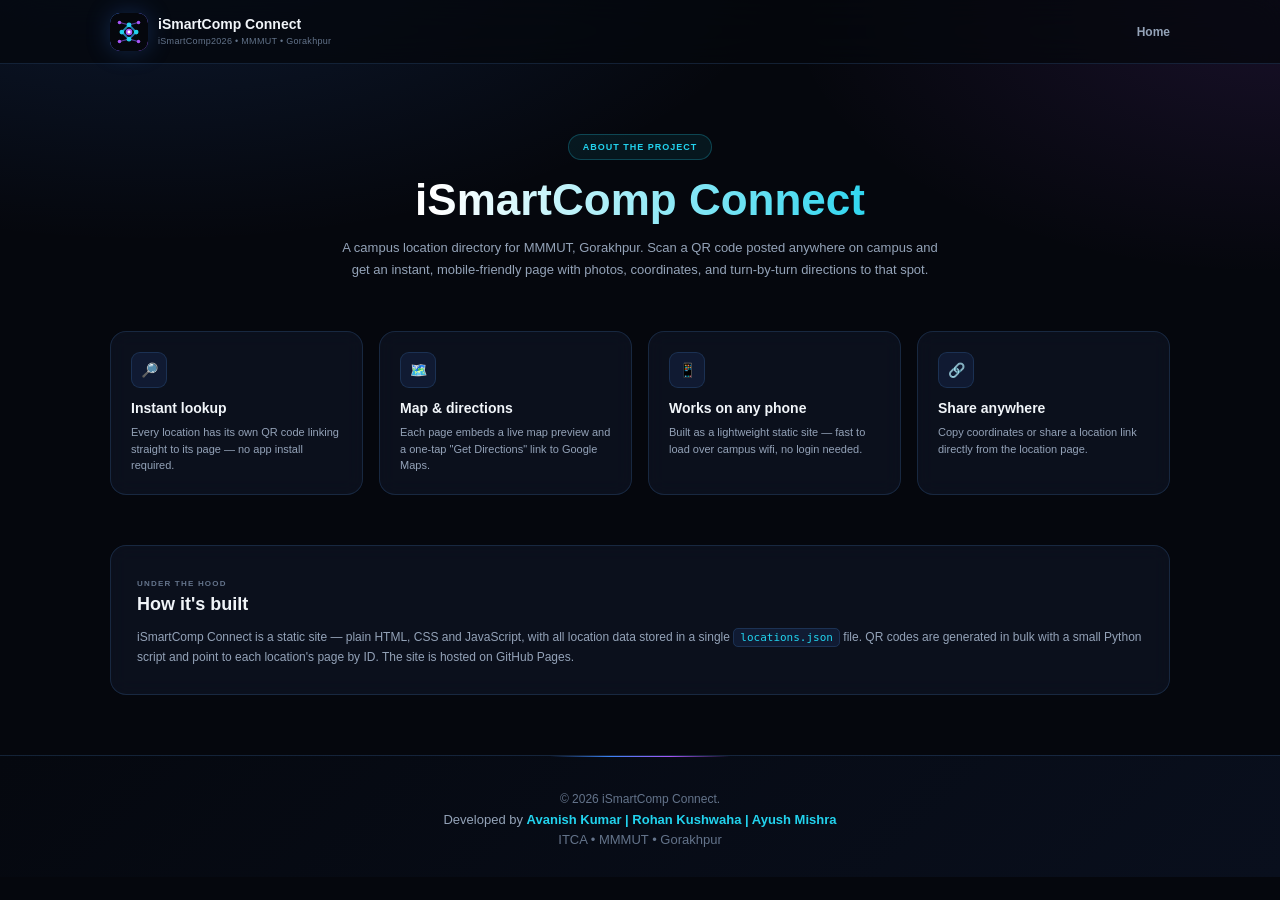
<file: about.html>
<!DOCTYPE html>
<html lang="en">

<head>
    <meta charset="UTF-8">
    <meta name="viewport" content="width=device-width, initial-scale=1.0">

    <meta name="description" content="About iSmartComp Connect - MMMUT Campus Location Directory">

    <meta name="theme-color" content="#05070d">

    <title>About | iSmartComp2026 | iSmartComp Connect</title>

    <link rel="icon" type="image/svg+xml" href="favicon.svg">
    <link rel="manifest" href="manifest.json">

    <link rel="stylesheet" href="assets/css/style.css?v=31">
</head>

<body>

<header class="home-topbar">

    <div class="home-header-inner">

        <a href="index.html" class="home-brand" style="text-decoration: none; color: inherit;">

            <div class="home-brand-logo">
                <img src="favicon.svg" alt="iSmartComp Connect logo">
            </div>

            <div class="home-brand-text">

                <strong>
                    iSmartComp Connect
                </strong>

                <small>
                    iSmartComp2026 • MMMUT • Gorakhpur
                </small>

            </div>

        </a>

        <nav class="home-nav">

            <a href="index.html" class="nav-link">
                Home
            </a>

        </nav>

    </div>

</header>


<main class="about-main">

    <section class="about-hero">

        <div class="home-badge">
            ABOUT THE PROJECT
        </div>



        <h1 style="margin-top: 15px;">iSmartComp Connect</h1>

        <p>
            A campus location directory for MMMUT, Gorakhpur.
            Scan a QR code posted anywhere on campus and get
            an instant, mobile-friendly page with photos,
            coordinates, and turn-by-turn directions to that spot.
        </p>

    </section>


    <section class="about-grid">

        <div class="about-card">
            <div class="detail-icon"><span>🔎</span></div>
            <h3>Instant lookup</h3>
            <p>Every location has its own QR code linking straight to its page — no app install required.</p>
        </div>

        <div class="about-card">
            <div class="detail-icon"><span>🗺️</span></div>
            <h3>Map & directions</h3>
            <p>Each page embeds a live map preview and a one-tap "Get Directions" link to Google Maps.</p>
        </div>

        <div class="about-card">
            <div class="detail-icon"><span>📱</span></div>
            <h3>Works on any phone</h3>
            <p>Built as a lightweight static site — fast to load over campus wifi, no login needed.</p>
        </div>

        <div class="about-card">
            <div class="detail-icon"><span>🔗</span></div>
            <h3>Share anywhere</h3>
            <p>Copy coordinates or share a location link directly from the location page.</p>
        </div>

    </section>


    <section class="about-tech">

        <div class="section-heading">
            <div>
                <small>UNDER THE HOOD</small>
                <h2>How it's built</h2>
            </div>
        </div>

        <p>
            iSmartComp Connect is a static site — plain HTML, CSS and JavaScript,
            with all location data stored in a single <code>locations.json</code> file.
            QR codes are generated in bulk with a small Python script and point to
            each location's page by ID. The site is hosted on GitHub Pages.
        </p>

    </section>

</main>


<footer class="site-footer">

    <div class="footer-copy">
        © 2026 iSmartComp Connect.
    </div>

    <div class="footer-author">
        Developed by <strong>Avanish Kumar | Rohan Kushwaha | Ayush Mishra</strong>
    </div>

    <div class="footer-campus">
        ITCA • MMMUT • Gorakhpur
    </div>

</footer>

</body>

</html>
</file>
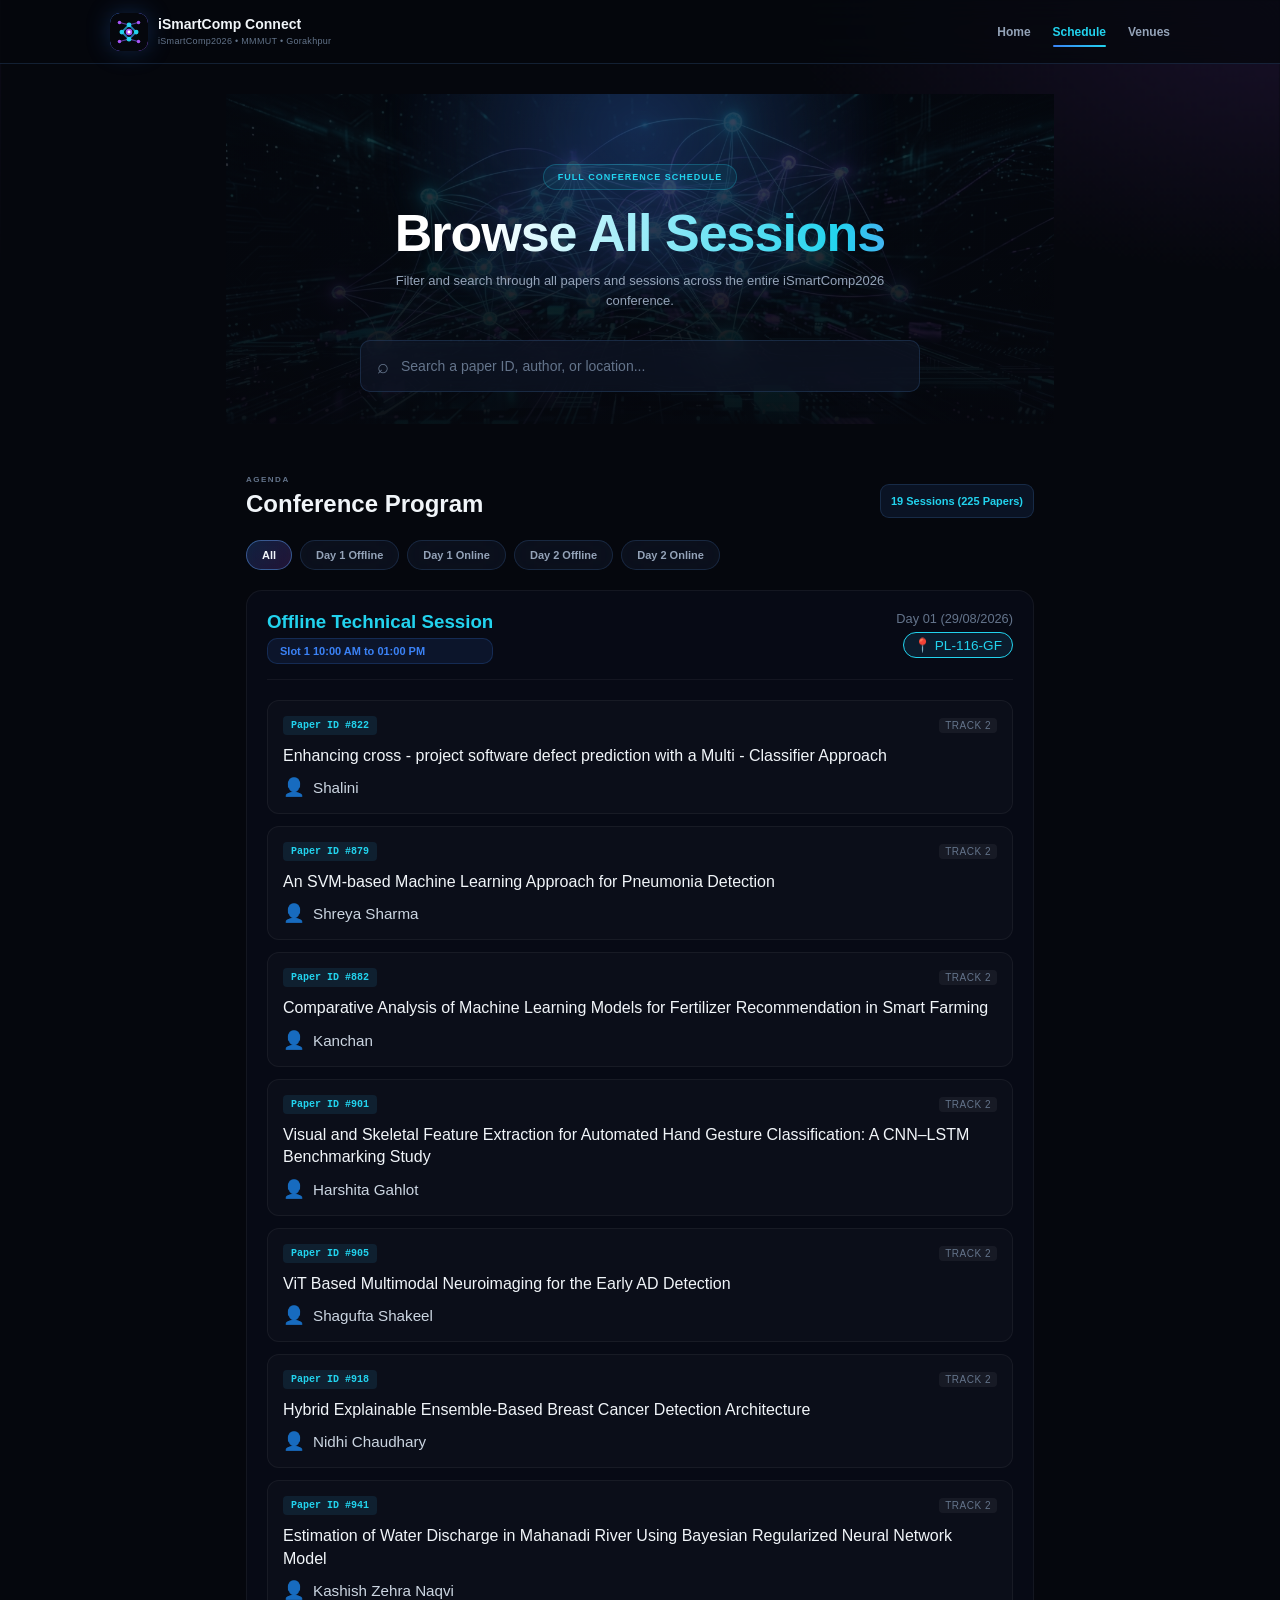
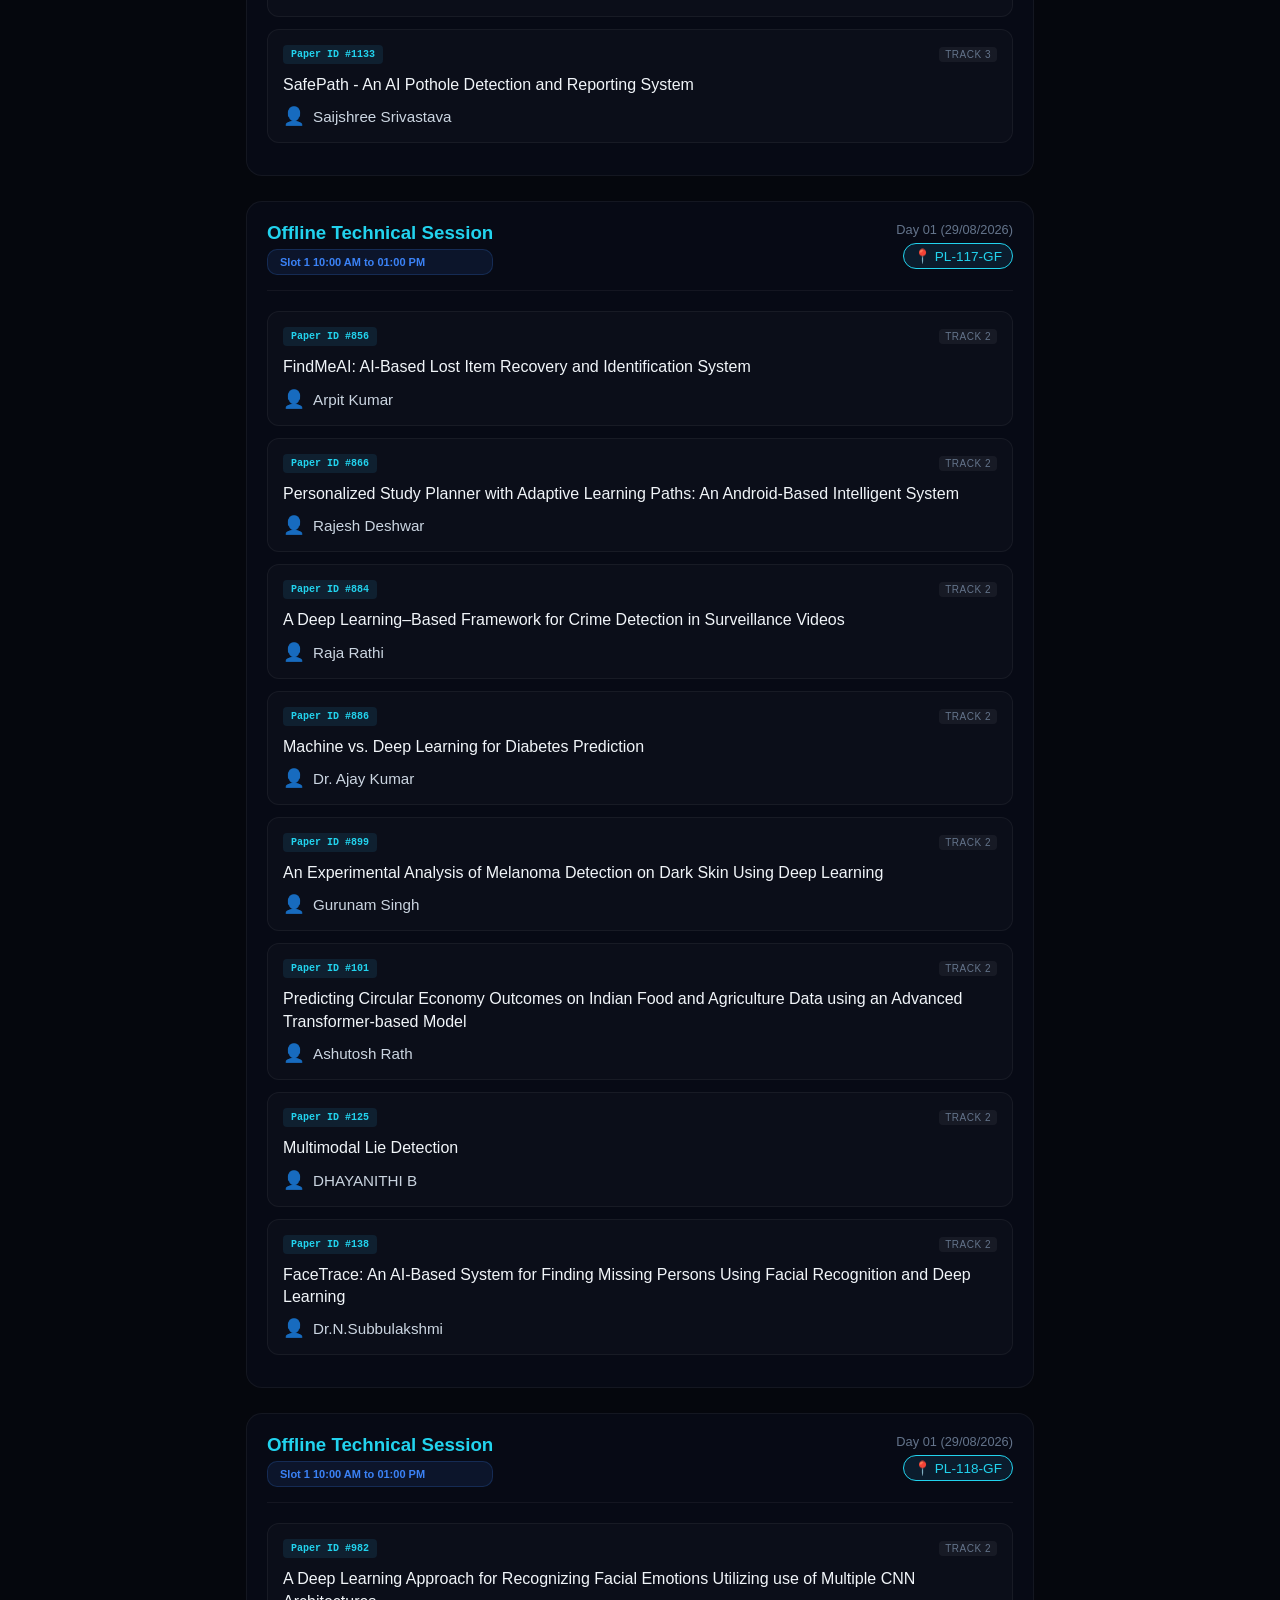
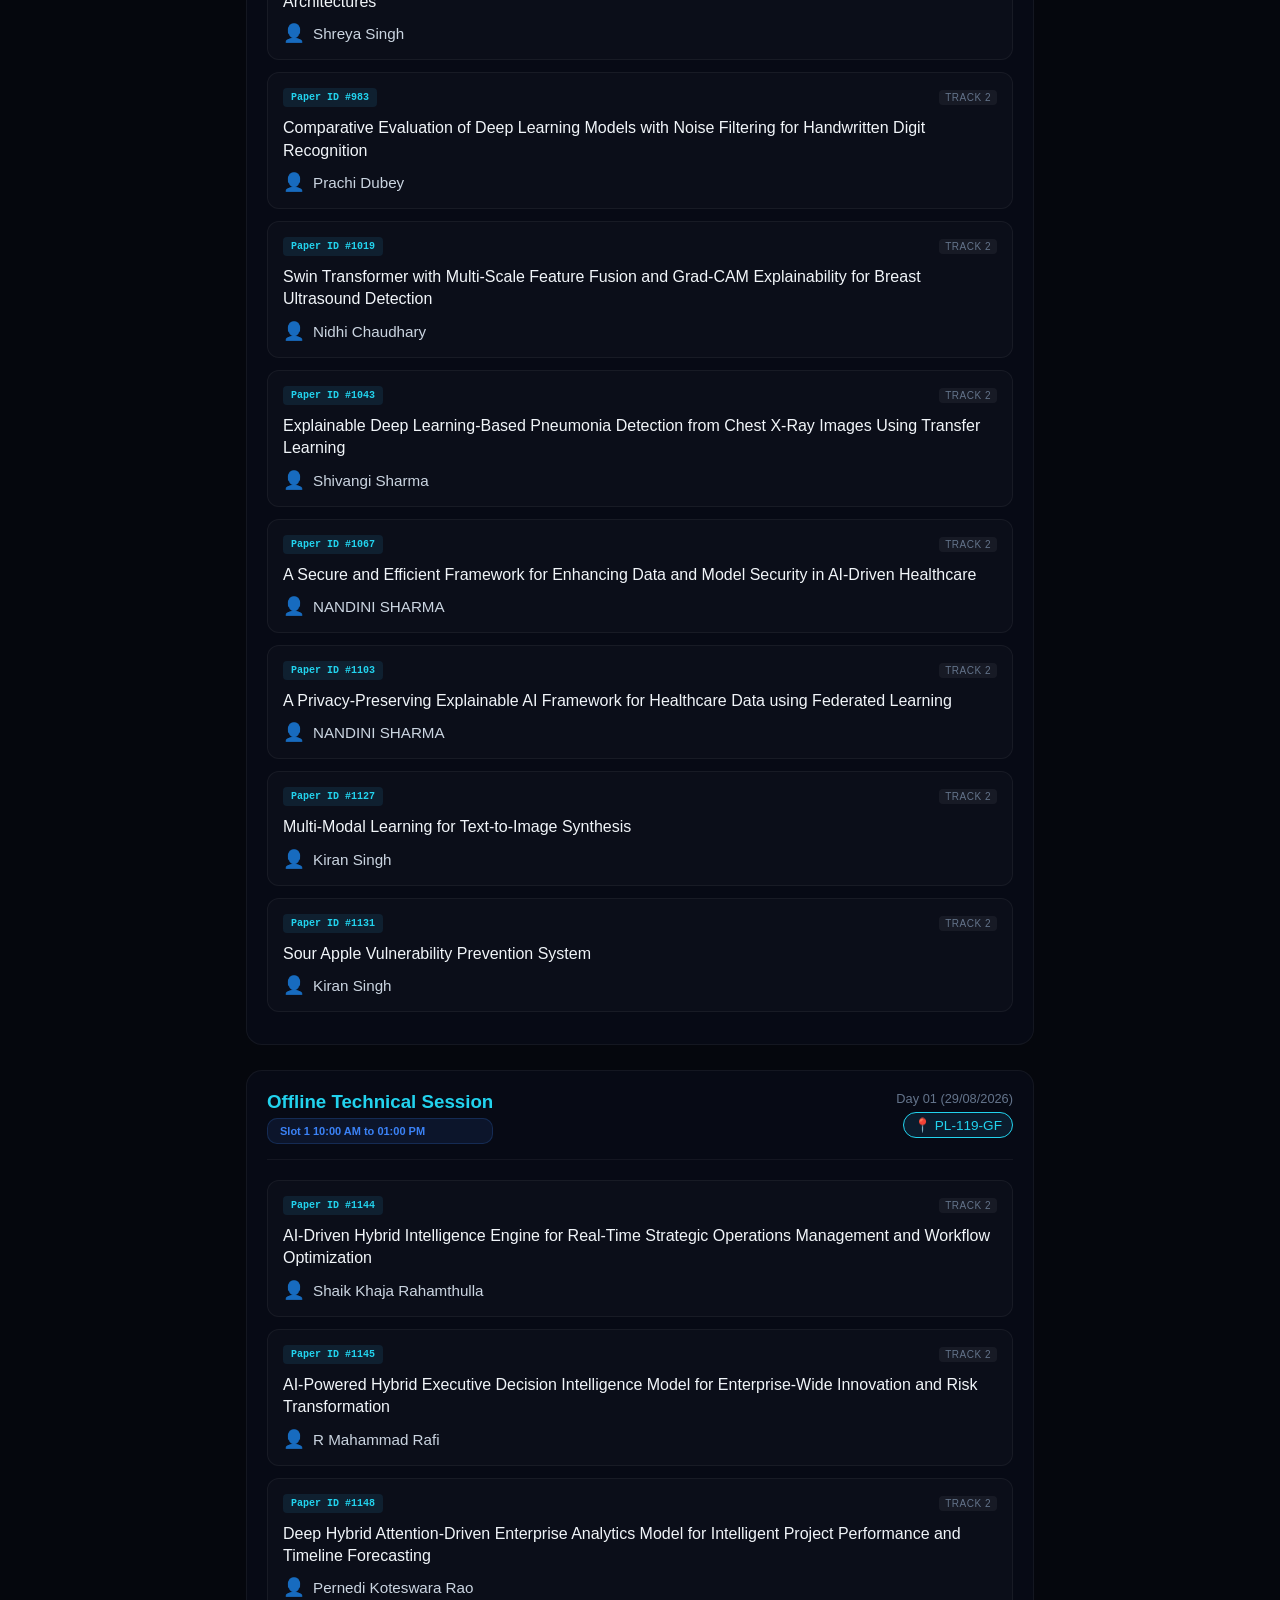
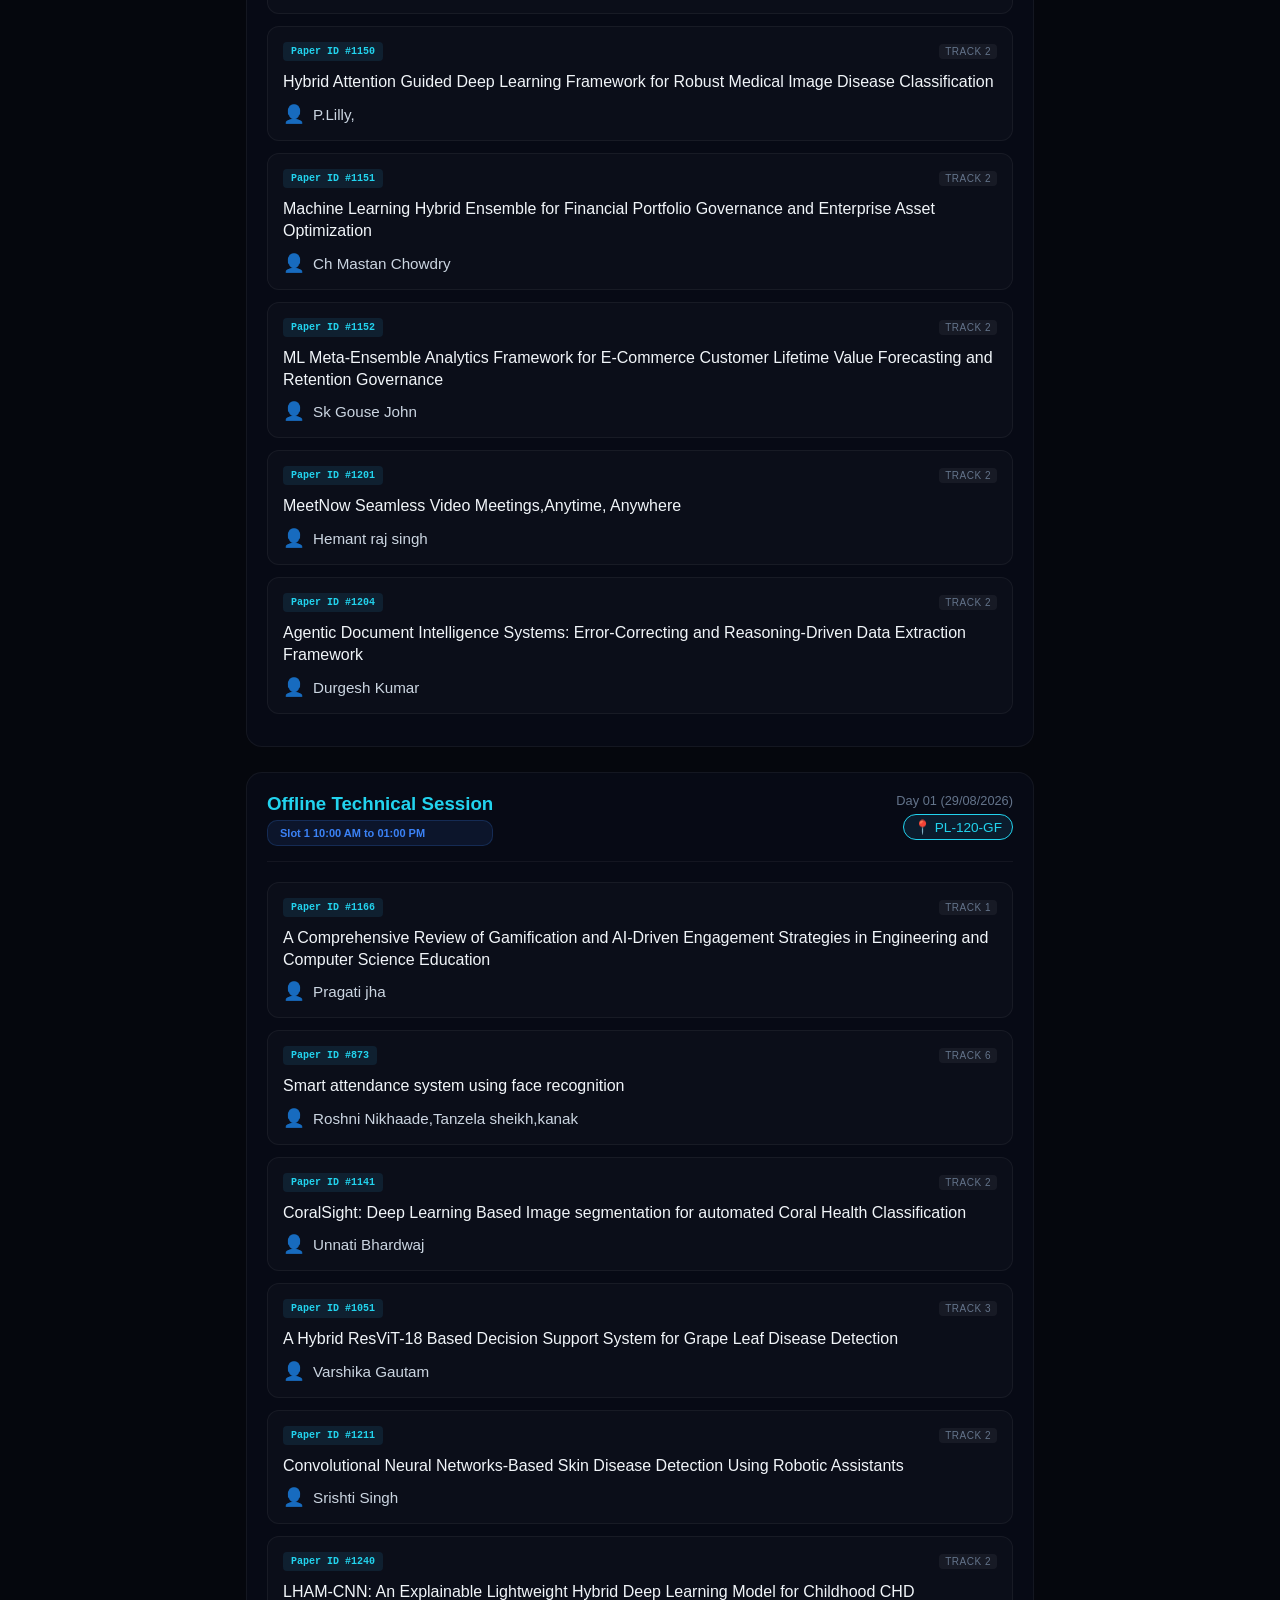
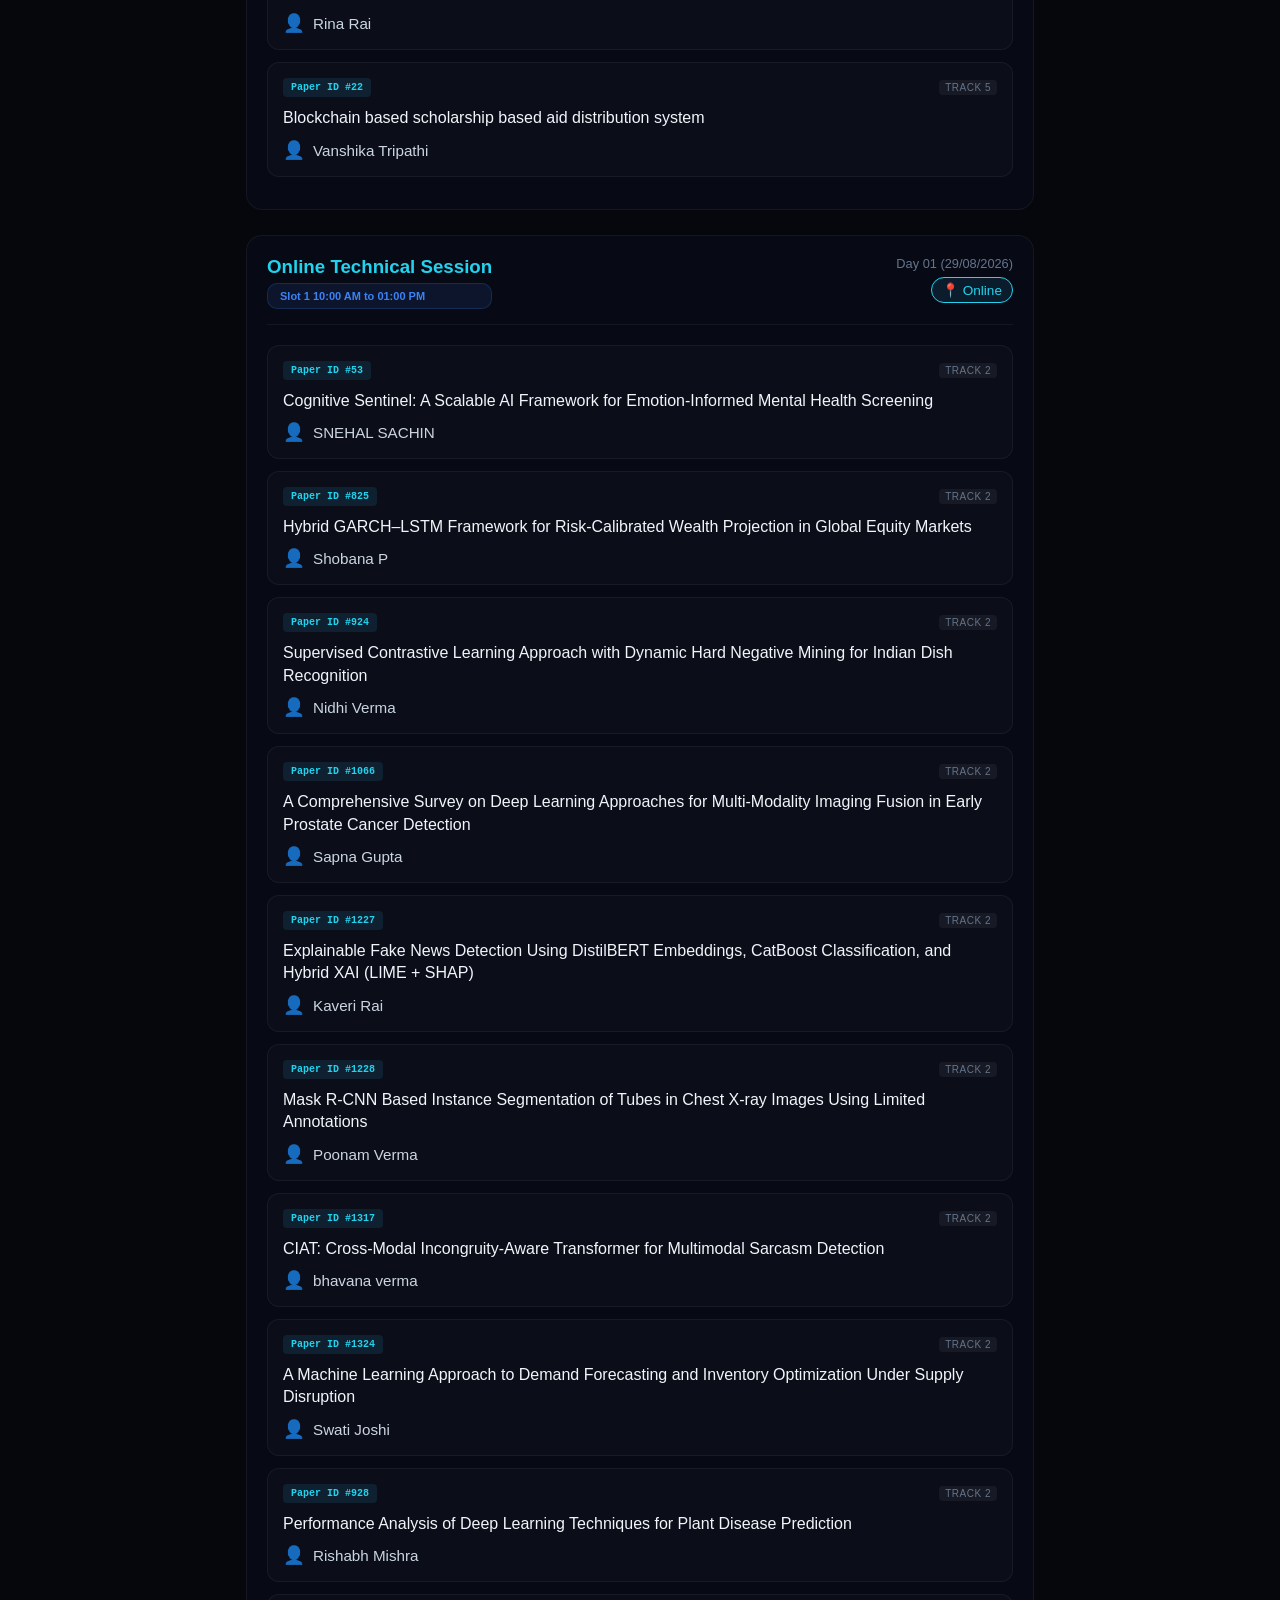
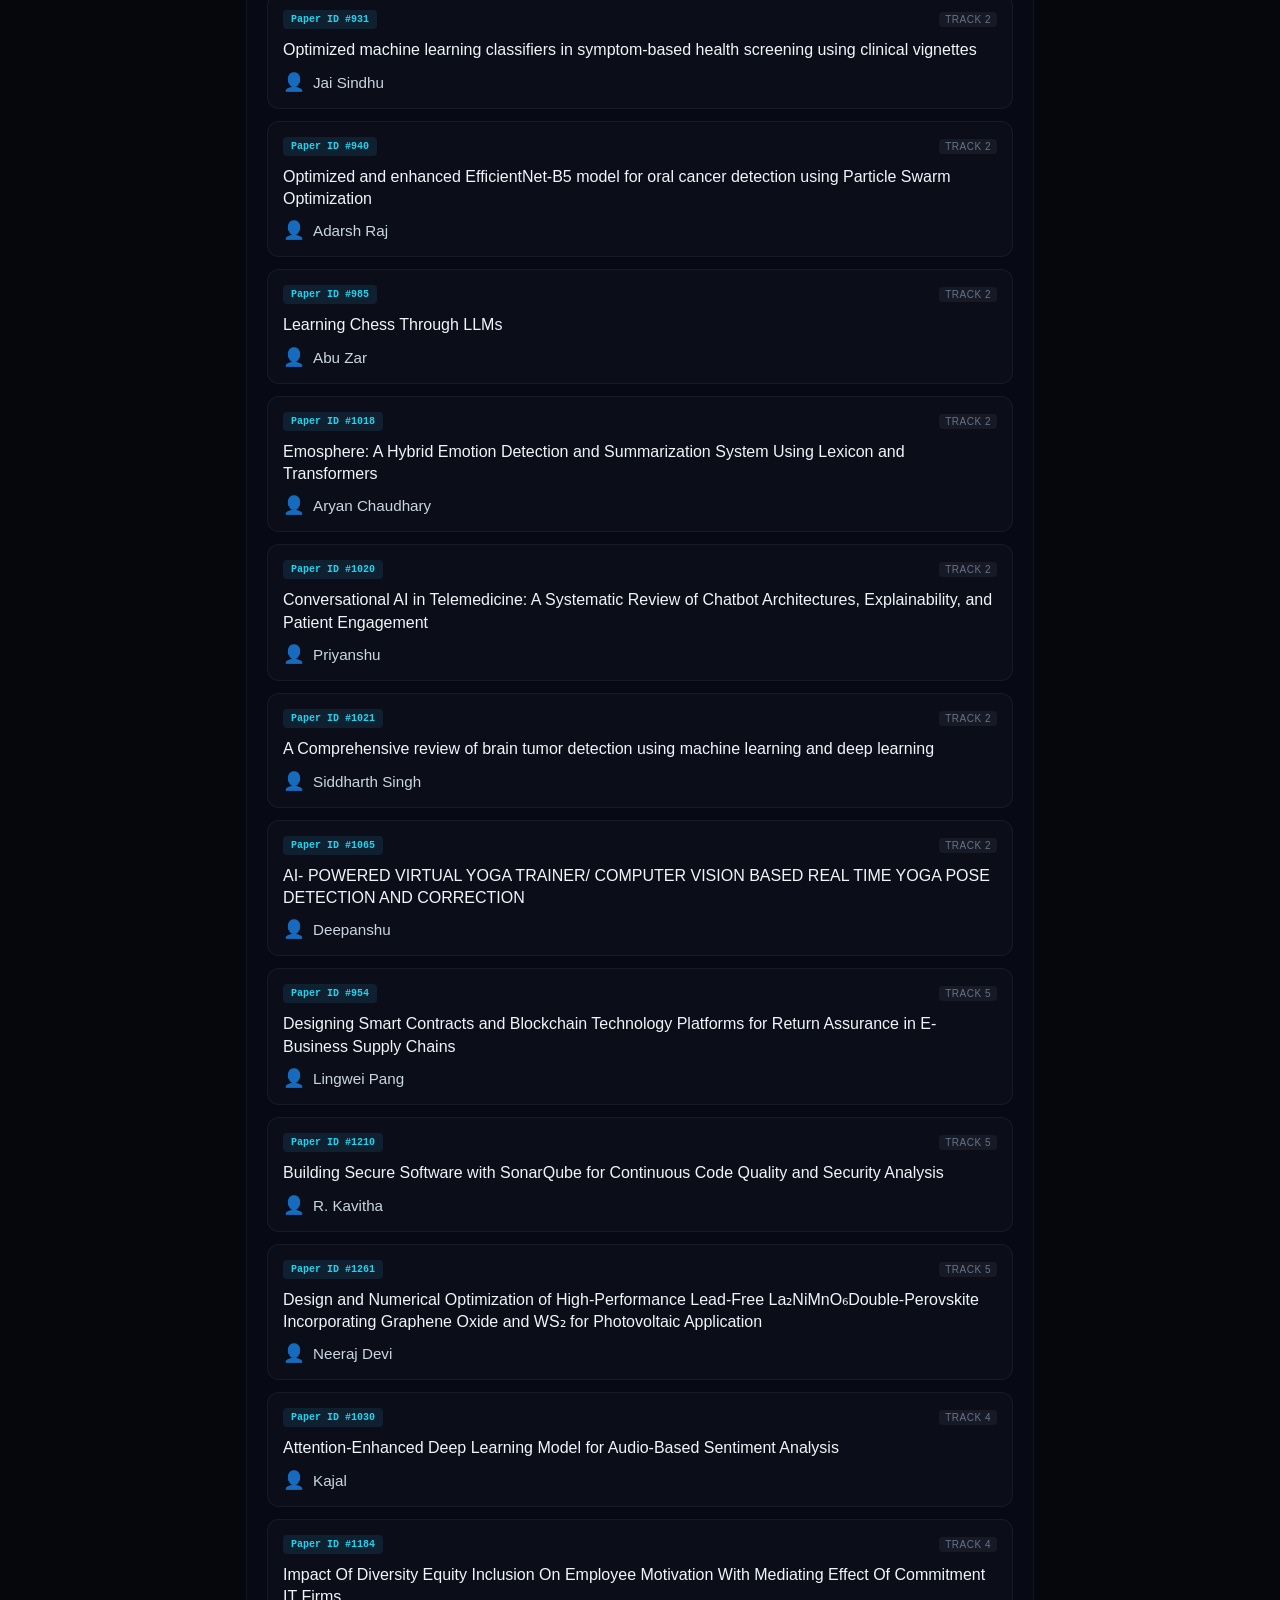
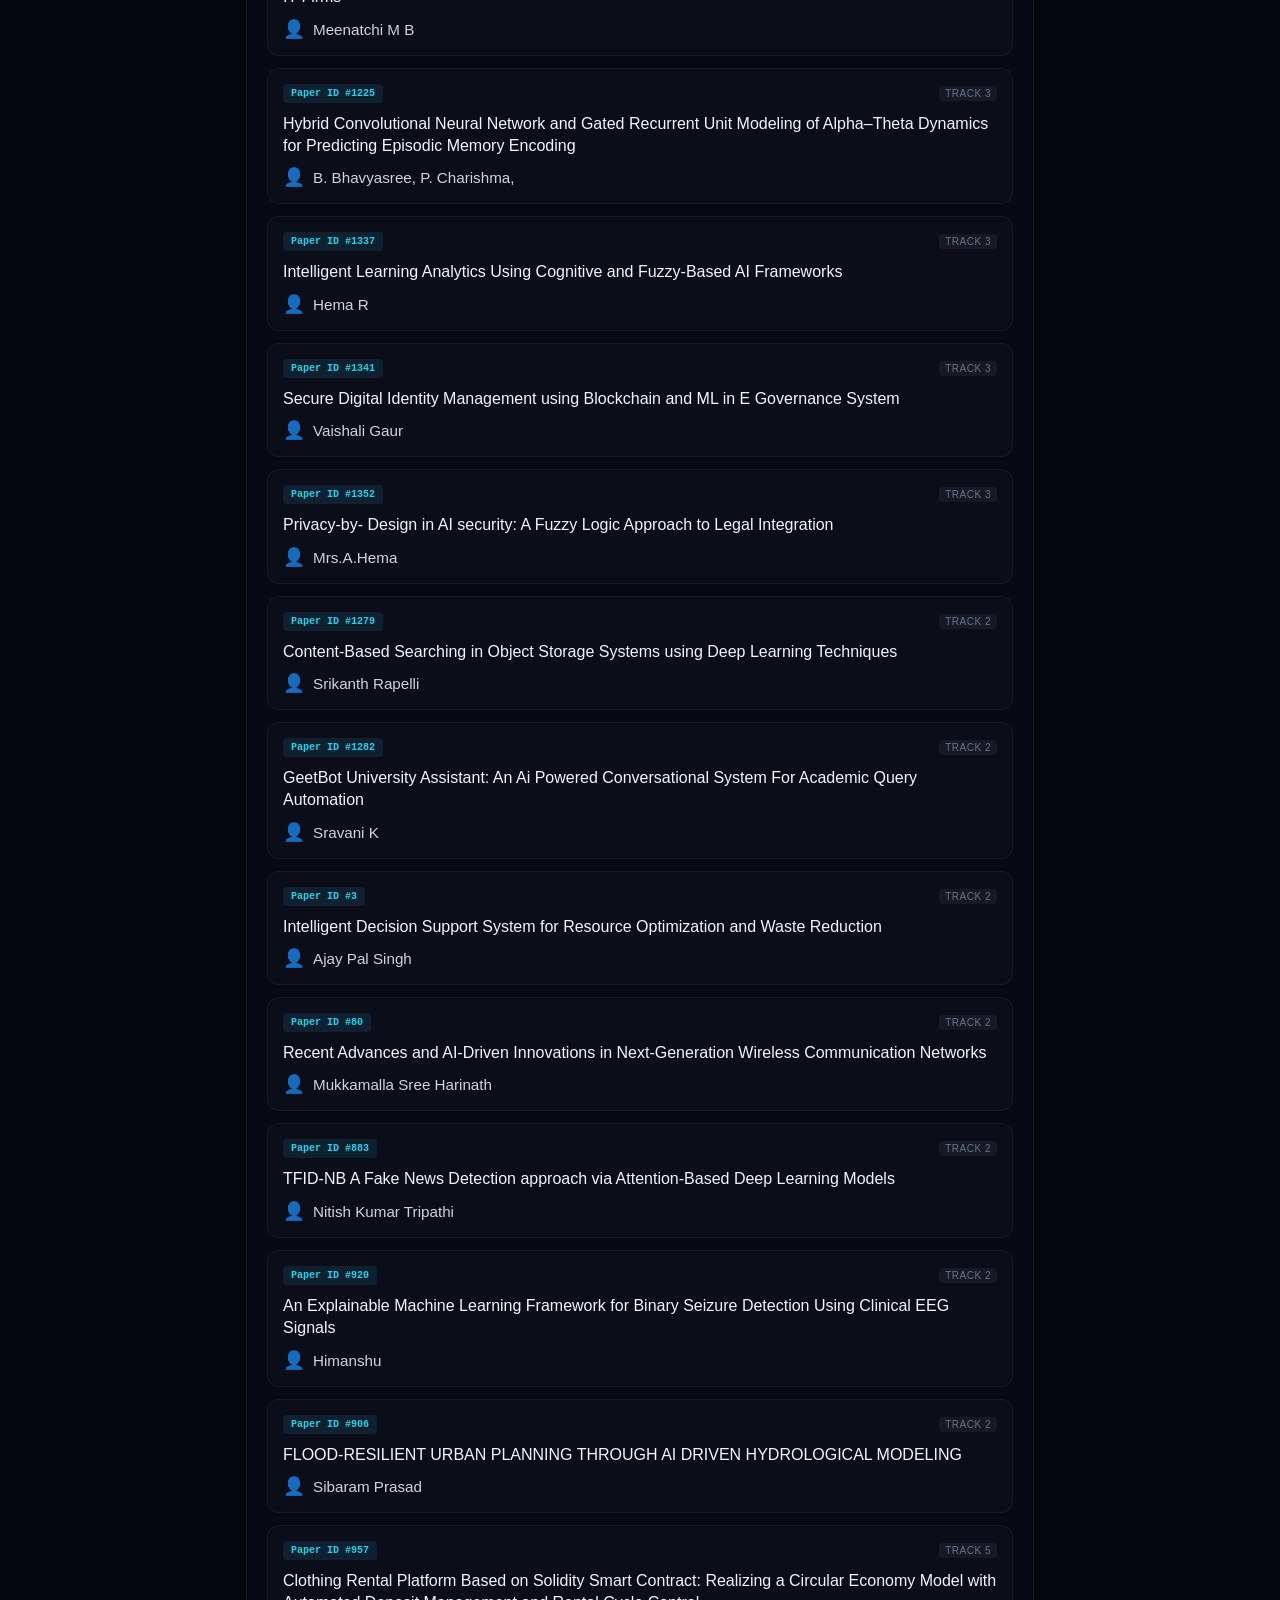
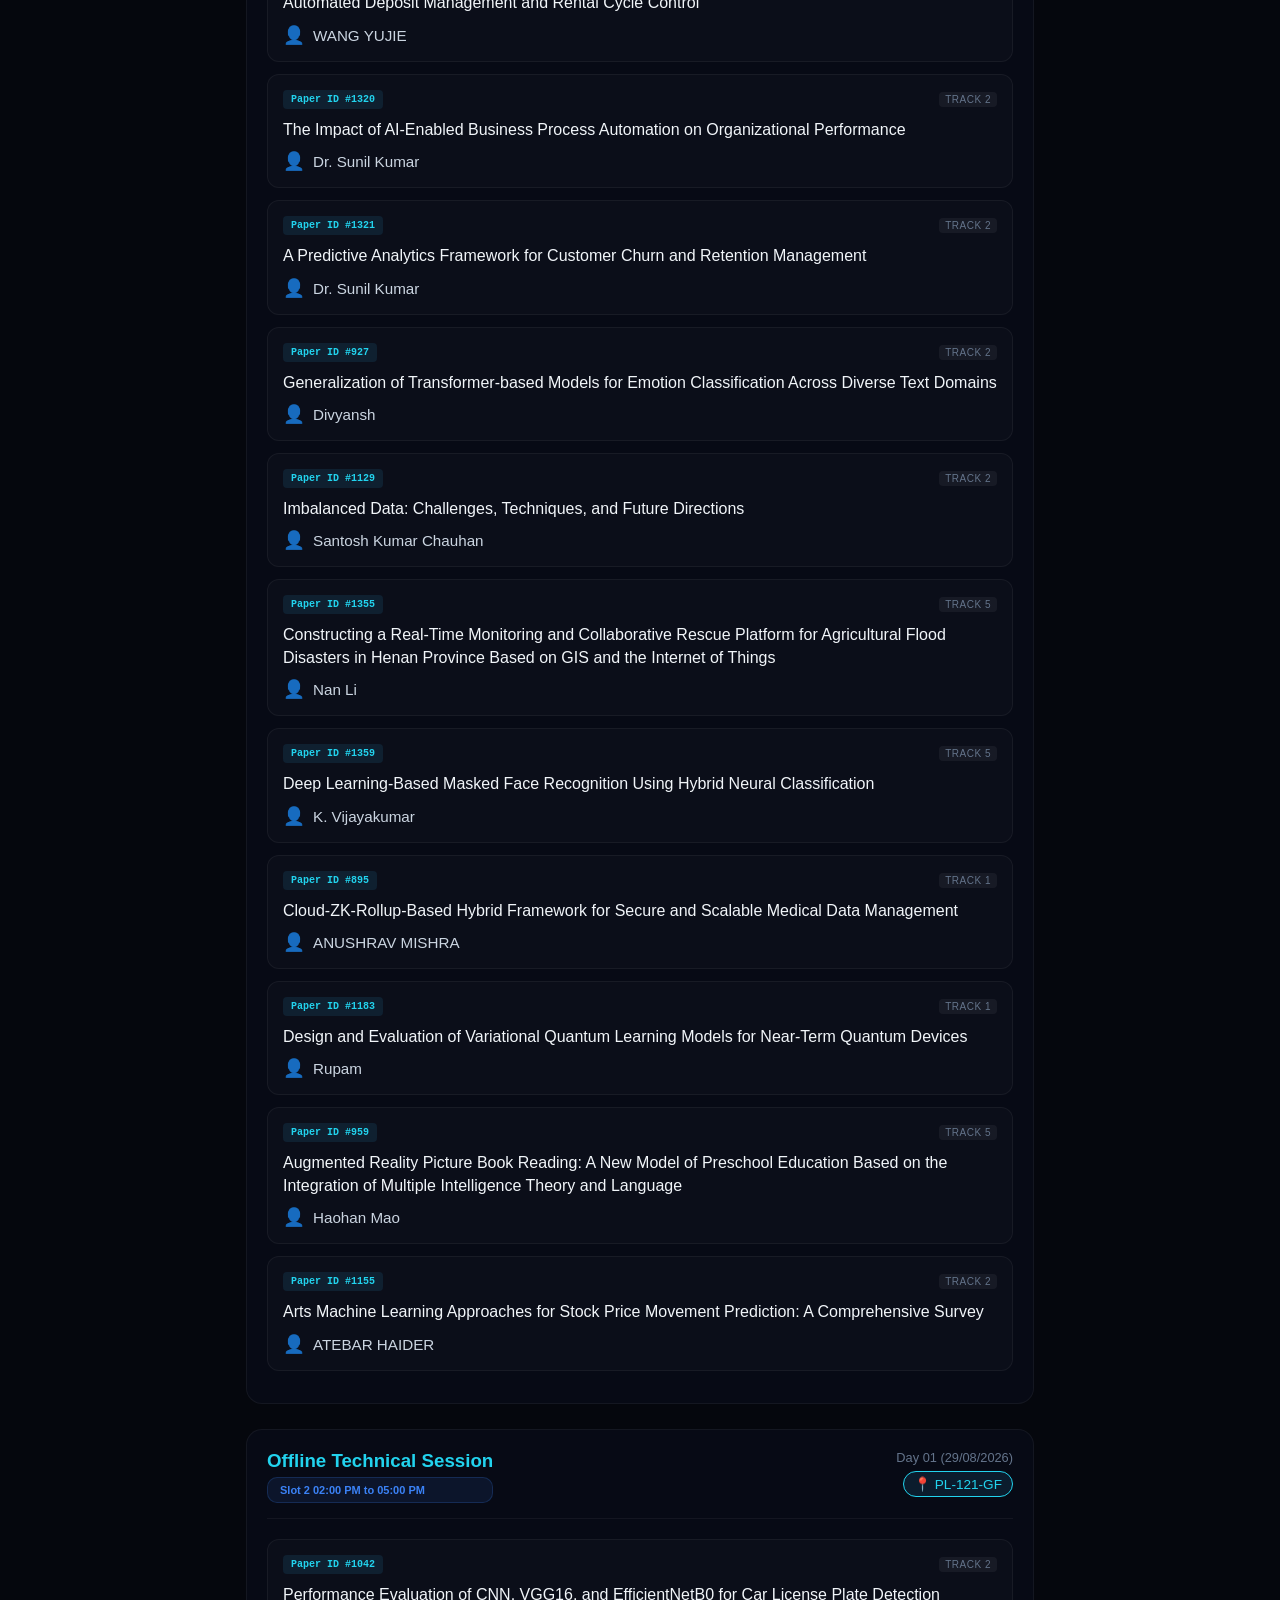
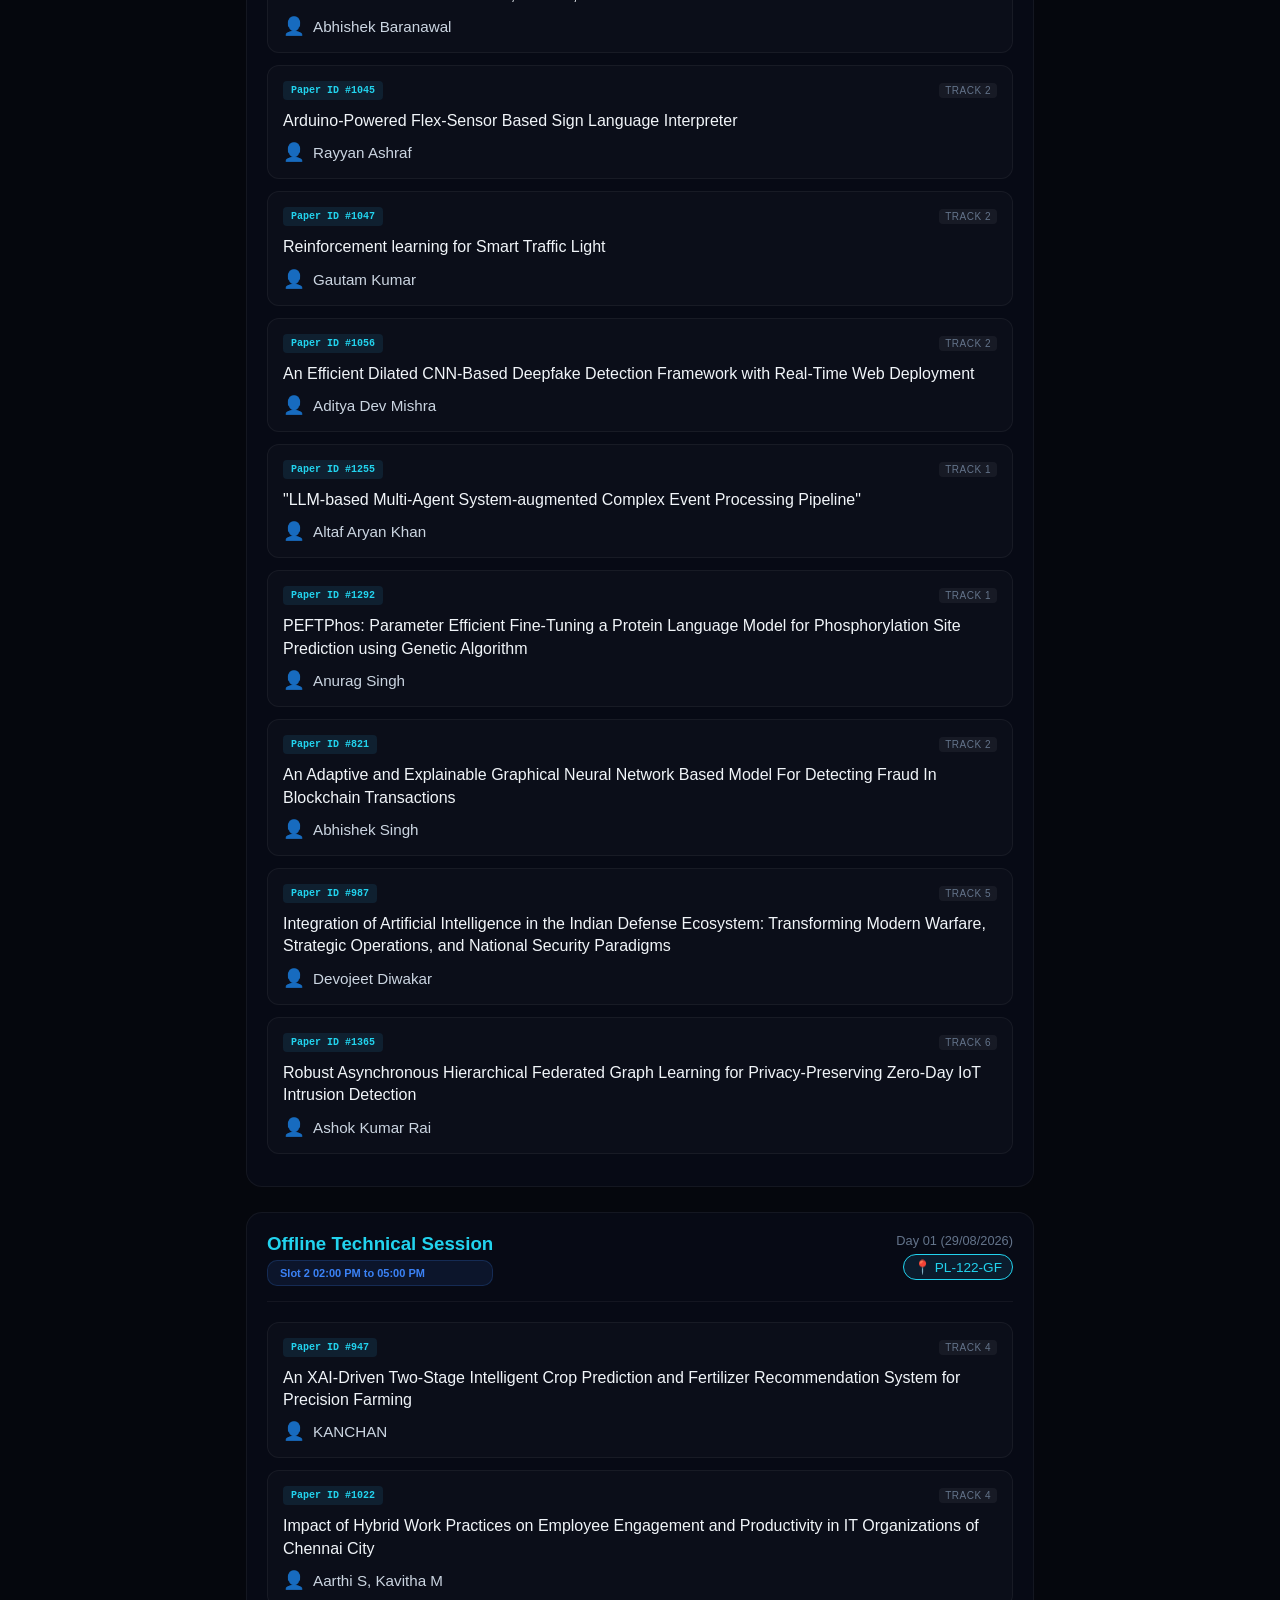
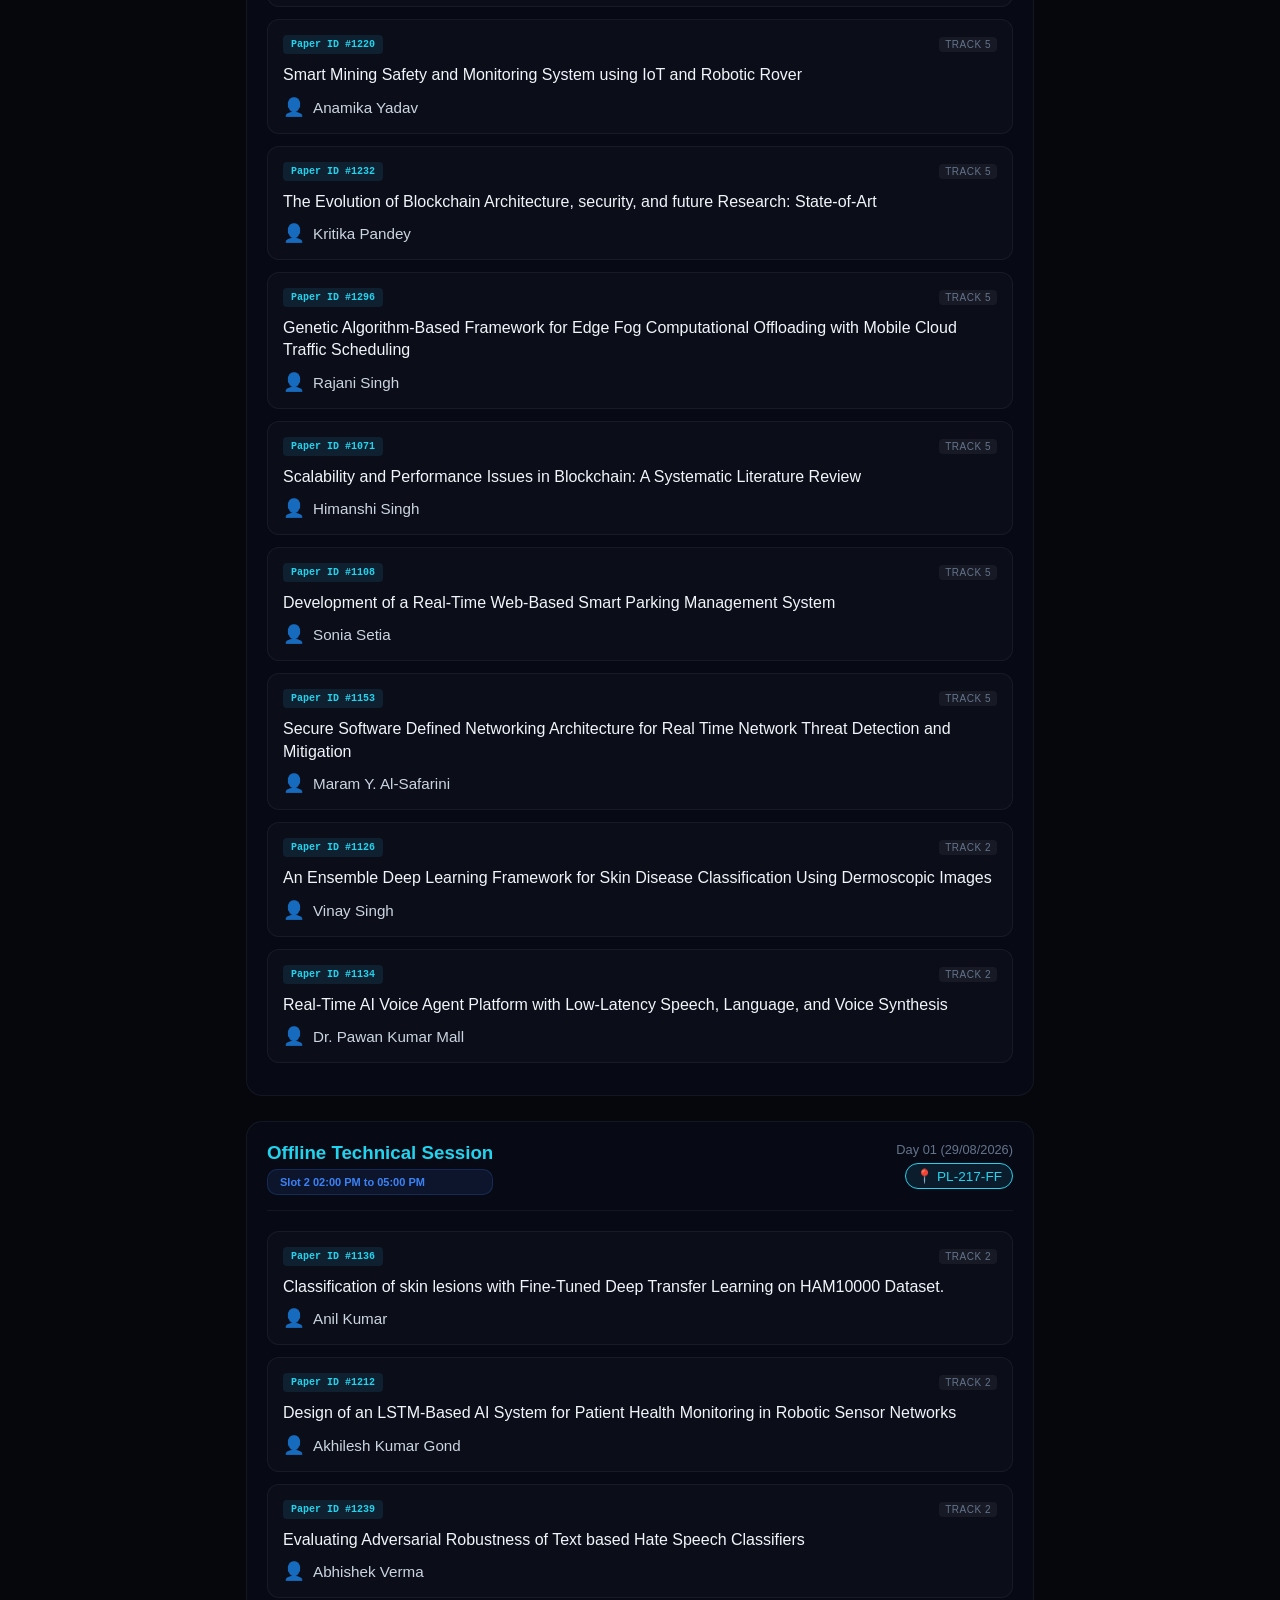
<file: schedule.html>
<!DOCTYPE html>
<html lang="en">

<head>
    <meta charset="UTF-8">
    <meta name="viewport" content="width=device-width, initial-scale=1.0">
    <meta name="description" content="iSmartComp Connect - Full Conference Schedule">
    <meta name="theme-color" content="#05070d">
    <meta name="view-transition" content="same-origin">
    
    <title>Conference Schedule | iSmartComp2026</title>
    
    <link rel="icon" type="image/svg+xml" href="favicon.svg">
    <link rel="manifest" href="manifest.json">
    
    <link rel="stylesheet" href="assets/css/style.css?v=31">
</head>

<body>

    <header class="home-topbar">
        <div class="home-header-inner">
            <a href="index.html" class="home-brand" style="text-decoration: none; color: inherit;">
                <div class="home-brand-logo">
                    <img src="favicon.svg" alt="iSmartComp Connect logo">
                </div>
                <div class="home-brand-text">
                    <strong>iSmartComp Connect</strong>
                    <small>iSmartComp2026 • MMMUT • Gorakhpur</small>
                </div>
            </a>
            
                        <nav class="home-nav">
                <a href="index.html" class="nav-link">Home</a>
                <a href="schedule.html" class="nav-link active">Schedule</a>
                <a href="venues.html" class="nav-link">Venues</a>
            </nav>
        </div>
    </header>


    <main class="home-main">
        
        <section class="home-hero" style="padding-bottom: 2rem;">
            <div class="home-badge">FULL CONFERENCE SCHEDULE</div>
            <h1>Browse All Sessions</h1>
            <p>Filter and search through all papers and sessions across the entire iSmartComp2026 conference.</p>
            
            <div class="home-search">
                <span>⌕</span>
                <input type="search" id="scheduleSearchInput" placeholder="Search a paper ID, author, or location..." autocomplete="off">
            </div>
        </section>

        <section class="home-locations">
            <div class="home-section-header">
                <div>
                    <span>AGENDA</span>
                    <h2>Conference Program</h2>
                </div>
                <div id="sessionCount" class="location-count">—</div>
            </div>

            <!-- Global Day Filters -->
            <div id="dayFilterChips" class="filter-chips">
                <button type="button" class="chip active" data-day="All">All</button>
                <button type="button" class="chip" data-day="Day 01 Offline">Day 1 Offline</button>
                <button type="button" class="chip" data-day="Day 01 Online">Day 1 Online</button>
                <button type="button" class="chip" data-day="Day 02 Offline">Day 2 Offline</button>
                <button type="button" class="chip" data-day="Day 02 Online">Day 2 Online</button>
            </div>
            
            <div id="scheduleLoading" class="loading" style="margin: 40px 0;">
                <div class="loader"></div>
                <p>Loading schedule...</p>
            </div>

            <div id="scheduleResults" style="display: none;">
                <!-- Schedule groups will be injected here -->
            </div>
            
            <div id="noScheduleResults" style="display: none; text-align: center; padding: 40px; color: var(--text-muted);">
                <div style="font-size: 2rem; margin-bottom: 10px;">🔍</div>
                <p>No sessions found matching your search.</p>
            </div>
        </section>

    </main>

    <footer class="site-footer">
        <div class="footer-copy">
            Ac 2026 iSmartComp Connect. All rights reserved.
        </div>
        <div class="footer-author">
            Developed by <strong> Rohan Kushwaha | Ayush Mishra | Avanish Kumar</strong>
        </div>
        <div class="footer-campus">
            ITCA • MMMUT • Gorakhpur
        </div>
    </footer>

    <script src="assets/js/schedule.js?v=1"></script>
</body>
</html>
</file>
<file: assets/css/style.css>
/* =====================================================
   SMART LOCATION QR
   DARK NEON / GLASSMORPHISM THEME
   ===================================================== */

:root {
    --bg: #05070d;
    --bg-soft: #070b14;
    --surface: rgba(17, 25, 43, 0.55);
    --surface-solid: #0b1220;
    --border: rgba(96, 165, 250, 0.16);
    --border-hover: rgba(96, 165, 250, 0.45);

    --cyan: #22d3ee;
    --blue: #3b82f6;
    --purple: #a855f7;

    --text-primary: #f1f5f9;
    --text-secondary: #94a3b8;
    --text-muted: #64748b;

    --radius: 16px;
    --radius-sm: 10px;

    --glow-blue: 0 0 24px rgba(59, 130, 246, 0.25);
    --glow-cyan: 0 0 24px rgba(34, 211, 238, 0.20);
}

* {
    box-sizing: border-box;
}

html {
    margin: 0;
    padding: 0;
    background: var(--bg);
    scroll-behavior: smooth;
}

body {
    margin: 0;
    padding: 0;

    font-family:
        "Inter",
        -apple-system,
        BlinkMacSystemFont,
        "Segoe UI",
        Roboto,
        Helvetica,
        Arial,
        sans-serif;

    background:
        radial-gradient(1100px 550px at 12% -10%, rgba(59,130,246,0.16), transparent 60%),
        radial-gradient(900px 500px at 100% 0%, rgba(168,85,247,0.12), transparent 55%),
        var(--bg);

    color: var(--text-primary);

    overflow-x: hidden;
}

a {
    color: inherit;
}


/* =====================================================
   TOPBAR (shared)
   ===================================================== */

.home-topbar,
.topbar {
    position: sticky;
    top: 0;
    z-index: 50;

    height: 64px;

    background: rgba(5, 7, 13, 0.75);
    backdrop-filter: blur(20px);
    -webkit-backdrop-filter: blur(20px);

    border-bottom: 1px solid var(--border);

    display: flex;
    align-items: center;
}

.topbar {
    justify-content: space-between;
    padding: 0 max(16px, calc((100% - 1100px) / 2));
}

.home-header-inner {
    width: 100%;
    max-width: 1100px;

    margin: auto;

    padding: 0 20px;

    display: flex;
    align-items: center;
    justify-content: space-between;
}

.home-brand,
.brand {
    display: flex;
    align-items: center;

    gap: 10px;
}

.home-brand-logo,
.brand-logo {
    width: 38px;
    height: 38px;

    display: flex;
    align-items: center;
    justify-content: center;

    background: linear-gradient(135deg, var(--blue), var(--purple));
    color: white;

    border-radius: 10px;

    font-size: 11px;
    font-weight: 800;
    letter-spacing: 0.5px;

    overflow: hidden;

    box-shadow: var(--glow-blue);
}

.home-brand-logo img,
.brand-logo img {
    width: 100%;
    height: 100%;

    display: block;

    object-fit: cover;
}

.home-brand-text,
.brand-text {
    display: flex;
    flex-direction: column;
}

.home-brand-text strong,
.brand-text strong {
    font-size: 14px;
    line-height: 1.1;
    color: var(--text-primary);
}

.home-brand-text small,
.brand-text small {
    margin-top: 3px;

    font-size: 9px;
    letter-spacing: 0.3px;

    color: var(--text-muted);
}

.back {
    display: flex;

    align-items: center;

    gap: 5px;

    text-decoration: none;

    color: var(--text-secondary);

    font-size: 14px;
    font-weight: 500;

    transition: color 0.2s ease, transform 0.2s ease;
}

.back:hover {
    color: var(--cyan);
}

.back:active {
    transform: scale(0.95);
}

.back span {
    font-size: 23px;
    line-height: 1;
}


/* =====================================================
   NAV LINKS
   ===================================================== */

.home-nav {
    display: flex;

    align-items: center;

    gap: 22px;
}

.nav-link {
    position: relative;

    text-decoration: none;

    color: var(--text-secondary);

    font-size: 12px;
    font-weight: 600;

    padding: 6px 0;

    transition: color 0.2s ease;
}

.nav-link:hover {
    color: var(--text-primary);
}

.nav-link.active {
    color: var(--cyan);
}

.nav-link.active::after {
    content: "";

    position: absolute;

    left: 0;
    right: 0;
    bottom: -2px;

    height: 2px;

    background: linear-gradient(90deg, var(--blue), var(--cyan));

    border-radius: 2px;
}


/* =====================================================
   HERO
   ===================================================== */

.home-hero {
    position: relative;

    text-align: center;

    padding: 70px 20px 70px;

    overflow: hidden;
    background-image: linear-gradient(rgba(5, 7, 13, 0.8), rgba(5, 7, 13, 0.95)), url('../images/hero_bg.jpg');
    background-size: cover;
    background-position: center;
}

.home-hero::before {
    content: "";
    position: absolute;
    top: -120px;
    left: 50%;
    transform: translateX(-50%);

    width: 640px;
    height: 320px;

    background: radial-gradient(circle, rgba(59,130,246,0.28), transparent 70%);

    filter: blur(10px);

    pointer-events: none;
}

.home-badge {
    position: relative;

    display: inline-block;

    padding: 7px 14px;

    border-radius: 20px;

    background: rgba(34, 211, 238, 0.08);

    color: var(--cyan);

    border: 1px solid rgba(34, 211, 238, 0.25);

    font-size: 9px;
    font-weight: 700;
    letter-spacing: 1px;
}

.home-hero h1 {
    position: relative;

    margin: 16px 0 10px;

    font-size: clamp(34px, 5vw, 52px);

    line-height: 1.05;
    letter-spacing: -1px;

    background: linear-gradient(90deg, #ffffff 30%, var(--cyan) 75%, var(--purple));
    -webkit-background-clip: text;
    background-clip: text;
    color: transparent;
}

.home-hero p {
    position: relative;

    max-width: 550px;

    margin: 0 auto;

    color: var(--text-secondary);

    font-size: 13px;
    line-height: 1.6;
}


/* =====================================================
   SEARCH
   ===================================================== */

.home-search {
    position: relative;

    width: 100%;
    max-width: 560px;

    height: 52px;

    margin: 28px auto 0;

    padding: 0 16px;

    display: flex;
    align-items: center;

    gap: 10px;

    background: var(--surface);
    backdrop-filter: blur(16px);

    border: 1px solid var(--border);
    border-radius: var(--radius-sm);

    transition: border-color 0.2s ease, box-shadow 0.2s ease;
}

.home-search span {
    color: var(--text-muted);

    font-size: 20px;
}

.home-search input {
    width: 100%;

    border: 0;
    outline: 0;

    background: transparent;

    color: var(--text-primary);

    font-family: inherit;

    font-size: 14px;
}

.home-search input::placeholder {
    color: var(--text-muted);
}

.home-search:focus-within {
    border-color: var(--border-hover);

    box-shadow: 0 0 0 3px rgba(59,130,246,0.12), var(--glow-blue);
}


/* =====================================================
   LOCATIONS SECTION
   ===================================================== */

.home-locations {
    width: 100%;
    max-width: 1100px;

    margin: auto;

    padding: 44px 20px 60px;
}

.home-section-header {
    display: flex;

    align-items: flex-end;

    justify-content: space-between;

    margin-bottom: 22px;
}

.home-section-header > div:first-child > span {
    color: var(--text-muted);

    font-size: 8px;

    font-weight: 800;

    letter-spacing: 1.5px;
}

.home-section-header h2 {
    margin: 5px 0 0;

    font-size: 24px;

    line-height: 1.1;

    color: var(--text-primary);
}

.location-count {
    min-width: 34px;
    height: 34px;
    padding: 0 10px;
    white-space: nowrap;

    display: flex;
    align-items: center;
    justify-content: center;

    background: rgba(59,130,246,0.10);

    color: var(--cyan);

    border: 1px solid var(--border);

    border-radius: 9px;

    font-size: 11px;
    font-weight: 700;
}


/* =====================================================
   FILTER CHIPS
   ===================================================== */

.filter-chips {
    display: flex;

    flex-wrap: wrap;

    gap: 8px;

    margin-bottom: 20px;
}

.chip {
    padding: 8px 15px;

    background: var(--surface);
    backdrop-filter: blur(16px);

    border: 1px solid var(--border);

    border-radius: 20px;

    color: var(--text-secondary);

    font-family: inherit;

    font-size: 11px;
    font-weight: 600;

    cursor: pointer;

    transition: border-color 0.2s ease, color 0.2s ease, background 0.2s ease;
}

.chip:hover {
    border-color: var(--border-hover);

    color: var(--text-primary);
}

.chip:active {
    transform: scale(0.95);
}

.chip.active {
    background: linear-gradient(135deg, rgba(59,130,246,0.22), rgba(168,85,247,0.18));

    border-color: var(--border-hover);

    color: var(--text-primary);
}


/* =====================================================
   SKELETON LOADING
   ===================================================== */

.skeleton-card {
    height: 270px;

    border-radius: var(--radius);

    background: linear-gradient(
        100deg,
        rgba(17,25,43,0.55) 30%,
        rgba(59,130,246,0.14) 50%,
        rgba(17,25,43,0.55) 70%
    );

    background-size: 220% 100%;

    border: 1px solid var(--border);

    animation: shimmer 1.4s ease-in-out infinite;
}

@keyframes shimmer {
    0% { background-position: 120% 0; }
    100% { background-position: -20% 0; }
}


/* =====================================================
   LOCATION GRID / CARD
   ===================================================== */

.home-grid {
    display: grid;

    grid-template-columns: repeat(4, 1fr);

    gap: 18px;
}

.home-card {
    position: relative;

    min-width: 0;

    background: var(--surface);
    backdrop-filter: blur(16px);
    -webkit-backdrop-filter: blur(16px);

    border: 1px solid var(--border);

    border-radius: var(--radius);

    overflow: hidden;

    transition:
        transform 0.2s ease,
        border-color 0.2s ease,
        box-shadow 0.2s ease;
}

.home-card:hover {
    transform: translateY(-4px);

    border-color: var(--border-hover);

    box-shadow: var(--glow-blue);
}

.home-card:active {
    transform: scale(0.98);
}

.home-card-link {
    display: block;

    height: 100%;

    text-decoration: none;
}

.home-card-image {
    position: relative;

    width: 100% !important;

    height: 160px !important;

    overflow: hidden;

    background: #0d1524;
}

.home-card-image::after {
    content: "";

    position: absolute;
    inset: 0;

    background: linear-gradient(180deg, transparent 50%, rgba(5,7,13,0.65) 100%);
}

.card-icon-badge {
    position: absolute;

    top: 10px;
    left: 10px;

    z-index: 2;

    width: 30px;
    height: 30px;

    display: flex;
    align-items: center;
    justify-content: center;

    background: rgba(5,7,13,0.65);
    backdrop-filter: blur(6px);

    border: 1px solid var(--border);

    border-radius: 8px;

    font-size: 15px;
}

.home-card-image.image-fallback {
    display: flex;
    align-items: center;
    justify-content: center;
}

.home-card-image.image-fallback .card-icon-badge {
    position: static;

    width: 52px;
    height: 52px;

    font-size: 26px;

    background: rgba(59,130,246,0.10);
}

.home-card-image img,
.home-card img {
    display: block !important;

    width: 100% !important;
    height: 100% !important;

    max-width: 100% !important;
    max-height: 100% !important;

    object-fit: cover !important;

    margin: 0 !important;
    border: 0 !important;

    transition: transform 0.3s ease;
}

.home-card:hover .home-card-image img {
    transform: scale(1.05);
}

.home-card-body {
    width: 100%;

    padding: 15px 16px 16px;
}

.home-card-number {
    color: var(--cyan);

    font-size: 8px;

    font-weight: 700;

    letter-spacing: 0.8px;
}

.home-card h3 {
    margin: 6px 0 6px;

    color: var(--text-primary);

    font-size: 19px;

    line-height: 1.15;
}

.home-card p {
    margin: 0;

    min-height: 34px;

    color: var(--text-secondary);

    font-size: 11px;
    line-height: 1.45;
}

.home-card-action {
    display: flex;

    align-items: center;

    justify-content: space-between;

    margin-top: 14px;

    padding-top: 12px;

    border-top: 1px solid var(--border);

    color: var(--text-secondary);

    font-size: 10px;
    font-weight: 700;
}

.home-arrow {
    font-size: 17px;

    color: var(--cyan) !important;

    transition: transform 0.2s ease;
}

.home-card:hover .home-arrow {
    transform: translateX(3px);
}


/* =====================================================
   NO RESULTS / ERROR (homepage)
   ===================================================== */

.home-no-results,
.home-error {
    padding: 55px 20px;

    text-align: center;

    background: var(--surface);
    backdrop-filter: blur(16px);

    border: 1px solid var(--border);

    border-radius: var(--radius);

    color: var(--text-secondary);
}

.home-no-results > div {
    font-size: 34px;

    color: var(--text-muted);
}

.home-no-results h3 {
    margin: 12px 0 5px;

    color: var(--text-primary);
}

.home-no-results p {
    margin: 0;

    font-size: 12px;
}

.home-error strong {
    color: var(--text-primary);
}


/* =====================================================
   LOCATION PAGE — LOADING / ERROR
   ===================================================== */

main {
    max-width: 860px;

    margin: 0 auto;

    padding: 30px 16px 60px;
}

.loading {
    display: flex;
    flex-direction: column;
    align-items: center;

    padding: 100px 20px;

    color: var(--text-secondary);
}

.loader {
    width: 34px;
    height: 34px;

    margin-bottom: 16px;

    border: 3px solid rgba(59,130,246,0.15);
    border-top-color: var(--cyan);

    border-radius: 50%;

    animation: spin 0.8s linear infinite;
}

@keyframes spin {
    to { transform: rotate(360deg); }
}

.error {
    text-align: center;

    padding: 80px 20px;
}

.error-symbol {
    width: 48px;
    height: 48px;

    margin: 0 auto 16px;

    display: flex;
    align-items: center;
    justify-content: center;

    background: rgba(239,68,68,0.10);
    border: 1px solid rgba(239,68,68,0.3);

    color: #f87171;

    border-radius: 50%;

    font-size: 20px;
    font-weight: 800;
}

.error h2 {
    color: var(--text-primary);

    margin: 0 0 8px;
}

.error p {
    color: var(--text-secondary);

    font-size: 13px;
}

.error-button {
    display: inline-block;

    margin-top: 18px;

    padding: 10px 20px;

    background: linear-gradient(135deg, var(--blue), var(--purple));

    color: white;

    border-radius: var(--radius-sm);

    text-decoration: none;

    font-size: 13px;
    font-weight: 700;
}


/* =====================================================
   LOCATION PAGE — CONTENT
   ===================================================== */

.hero {
    text-align: left;

    padding: 10px 4px 22px;
}

.location-type {
    display: inline-block;

    padding: 6px 12px;

    border-radius: 20px;

    background: rgba(34, 211, 238, 0.08);

    border: 1px solid rgba(34, 211, 238, 0.25);

    color: var(--cyan);

    font-size: 9px;
    font-weight: 700;
    letter-spacing: 1px;
}

.hero h1 {
    margin: 14px 0 6px;

    font-size: 32px;

    color: var(--text-primary);
}

.hero p {
    margin: 0;

    max-width: 640px;

    color: var(--text-secondary);

    font-size: 13px;
    line-height: 1.6;
}

.photo-card {
    border-radius: var(--radius);

    overflow: hidden;

    border: 1px solid var(--border);

    background: var(--surface-solid);

    margin-bottom: 20px;
}

.photo-card img {
    display: block;

    width: 100%;
    height: auto;
}

.details {
    display: grid;

    grid-template-columns: repeat(2, 1fr);

    gap: 14px;

    margin-bottom: 24px;
}

.detail {
    display: flex;
    align-items: center;

    gap: 12px;

    padding: 14px 16px;

    background: var(--surface);
    backdrop-filter: blur(10px);

    border: 1px solid var(--border);

    border-radius: var(--radius-sm);
}

.detail-icon {
    width: 36px;
    height: 36px;

    flex-shrink: 0;

    display: flex;
    align-items: center;
    justify-content: center;

    background: rgba(59,130,246,0.10);

    border: 1px solid var(--border);

    border-radius: 9px;

    color: var(--cyan);

    font-size: 14px;
}

.detail small {
    display: block;

    color: var(--text-muted);

    font-size: 8px;
    font-weight: 700;
    letter-spacing: 0.8px;
}

.detail strong {
    display: block;

    margin-top: 3px;

    color: var(--text-primary);

    font-size: 13px;
}

.media-row {
    display: flex;
    gap: 16px;
    margin-bottom: 22px;
}

.media-row > section {
    flex: 1;
    min-width: 0;
}

@media (max-width: 768px) {
    .media-row {
        flex-direction: column;
    }
}

.map-section {
    margin-bottom: 22px;
}

.section-heading {
    display: flex;

    align-items: flex-end;
    justify-content: space-between;

    margin-bottom: 12px;
}

.section-heading small {
    color: var(--text-muted);

    font-size: 8px;
    font-weight: 800;
    letter-spacing: 1.2px;
}

.section-heading h2 {
    margin: 4px 0 0;

    font-size: 18px;

    color: var(--text-primary);
}

.map-pin {
    color: var(--cyan);

    font-size: 14px;
}

.map {
    border-radius: var(--radius);

    overflow: hidden;

    border: 1px solid var(--border);
}

.map iframe {
    display: block;

    width: 100%;
    height: 280px;

    border: 0;

    filter: invert(0.92) hue-rotate(180deg) contrast(0.9);
}

.actions-grid {
    display: flex;
    gap: 10px;
    margin-bottom: 14px;
}

.actions-btn {
    flex: 1;
    display: flex;
    flex-direction: column;
    align-items: center;
    justify-content: center;
    gap: 6px;
    padding: 12px 6px;
    background: var(--surface);
    backdrop-filter: blur(10px);
    border: 1px solid var(--border);
    border-radius: var(--radius-sm);
    color: var(--text-primary);
    font-size: 11px;
    font-weight: 600;
    cursor: pointer;
    text-decoration: none;
    transition: all 0.2s ease;
    font-family: inherit;
}

.actions-btn:hover {
    border-color: var(--border-hover);
    color: var(--cyan);
}

.actions-btn:disabled {
    opacity: 0.4;
    cursor: not-allowed;
}

.actions-btn:disabled:hover {
    border-color: var(--border);
    color: var(--text-primary);
}

.actions-btn.primary-btn {
    background: linear-gradient(135deg, rgba(59,130,246,0.14), rgba(168,85,247,0.10));
    border-color: var(--border-hover);
}

.actions-btn.primary-btn:hover {
    box-shadow: var(--glow-blue);
    transform: translateY(-2px);
}

.btn-icon {
    font-size: 16px;
}

.message {
    padding: 12px 16px;

    text-align: center;

    background: rgba(34,211,238,0.08);

    border: 1px solid rgba(34,211,238,0.25);

    border-radius: var(--radius-sm);

    color: var(--cyan);

    font-size: 12px;
    font-weight: 600;
}


/* =====================================================
   SCHEDULE SECTION
   ===================================================== */

.schedule-session {
    background: var(--surface);
    backdrop-filter: blur(12px);
    border: 1px solid var(--border);
    border-radius: var(--radius);
    padding: 20px;
    margin-bottom: 24px;
    transition: transform 0.2s ease, border-color 0.2s ease, box-shadow 0.2s ease;
}

.schedule-session:hover {
    transform: translateY(-2px);
    border-color: var(--border-hover);
    box-shadow: var(--glow-blue);
}

.schedule-header {
    display: flex;
    justify-content: space-between;
    align-items: flex-start;
    border-bottom: 1px solid var(--border);
    padding-bottom: 14px;
    margin-bottom: 18px;
}

.schedule-header-left span {
    display: inline-block;
    padding: 4px 10px;
    background: rgba(34, 211, 238, 0.1);
    color: var(--cyan);
    border: 1px solid rgba(34, 211, 238, 0.25);
    border-radius: 12px;
    font-size: 9px;
    font-weight: 800;
    letter-spacing: 1px;
    text-transform: uppercase;
    margin-bottom: 8px;
}

.schedule-header-left h3 {
    margin: 0;
    color: var(--text-primary);
    font-size: 18px;
    background: linear-gradient(90deg, #ffffff, var(--cyan));
    -webkit-background-clip: text;
    background-clip: text;
    color: transparent;
}

.schedule-time {
    background: rgba(59, 130, 246, 0.1);
    color: var(--blue);
    border: 1px solid rgba(59, 130, 246, 0.2);
    padding: 6px 12px;
    border-radius: var(--radius-sm);
    font-size: 11px;
    font-weight: 600;
}



.schedule-paper-meta {
    display: flex;
    gap: 8px;
    margin-bottom: 6px;
}

.schedule-paper-id {
    color: var(--purple);
    font-size: 10px;
    font-weight: 700;
    background: rgba(168, 85, 247, 0.1);
    padding: 2px 6px;
    border-radius: 4px;
}

.schedule-paper-track {
    color: var(--text-secondary);
    font-size: 10px;
    background: rgba(255, 255, 255, 0.05);
    padding: 2px 6px;
    border-radius: 4px;
}


.schedule-tab {
    padding: 6px 14px;
    background: var(--surface);
    backdrop-filter: blur(10px);
    border: 1px solid var(--border);
    border-radius: 20px;
    color: var(--text-secondary);
    font-size: 11px;
    font-weight: 700;
    cursor: pointer;
    transition: all 0.2s ease;
    outline: none;
}

.schedule-tab:hover {
    border-color: var(--border-hover);
    color: var(--text-primary);
}

.schedule-tab.active {
    background: linear-gradient(135deg, rgba(59,130,246,0.2), rgba(34,211,238,0.2));
    border-color: var(--cyan);
    color: var(--cyan);
    box-shadow: var(--glow-cyan);
}

/* =====================================================
   ABOUT PAGE
   ===================================================== */

.about-main {
    width: 100%;
    max-width: 1100px;

    margin: auto;

    padding: 0 20px 60px;
}

.about-hero {
    position: relative;

    text-align: center;

    padding: 70px 20px 50px;
}

.about-hero h1 {
    margin: 16px 0 12px;

    font-size: clamp(30px, 4.5vw, 44px);

    background: linear-gradient(90deg, #ffffff 30%, var(--cyan) 75%, var(--purple));
    -webkit-background-clip: text;
    background-clip: text;
    color: transparent;
}

.about-hero p {
    max-width: 600px;

    margin: 0 auto;

    color: var(--text-secondary);

    font-size: 13px;
    line-height: 1.7;
}

.about-grid {
    display: grid;

    grid-template-columns: repeat(4, 1fr);

    gap: 16px;

    margin-bottom: 50px;
}

.about-card {
    padding: 20px;

    background: var(--surface);
    backdrop-filter: blur(10px);

    border: 1px solid var(--border);

    border-radius: var(--radius);

    transition: border-color 0.2s ease, transform 0.2s ease;
}

.about-card:hover {
    border-color: var(--border-hover);

    transform: translateY(-3px);
}

.about-card .detail-icon {
    margin-bottom: 12px;
}

.about-card h3 {
    margin: 0 0 8px;

    font-size: 14px;

    color: var(--text-primary);
}

.about-card p {
    margin: 0;

    font-size: 11px;
    line-height: 1.5;

    color: var(--text-secondary);
}

.about-tech {
    padding: 26px;

    background: var(--surface);
    backdrop-filter: blur(10px);

    border: 1px solid var(--border);

    border-radius: var(--radius);
}

.about-tech p {
    margin: 0;

    color: var(--text-secondary);

    font-size: 12px;
    line-height: 1.7;
}

.about-tech code {
    padding: 2px 6px;

    background: rgba(59,130,246,0.10);

    border: 1px solid var(--border);

    border-radius: 5px;

    color: var(--cyan);

    font-size: 11px;
}

@media (max-width: 900px) {

    .about-grid {
        grid-template-columns: repeat(2, 1fr);
    }

}

@media (max-width: 600px) {

    .about-hero {
        padding: 34px 14px 30px;
    }

    .about-grid {
        grid-template-columns: 1fr;
    }

}


/* =====================================================
   FOOTER (shared)
   ===================================================== */

.home-footer,
.site-footer {
    position: relative;

    width: 100%;

    padding: 36px 20px 30px;

    text-align: center;

    background: linear-gradient(135deg, #05080f, #090f1d);

    color: var(--text-secondary);

    border-top: 1px solid var(--border);
}

.home-footer::before,
.site-footer::before {
    content: "";

    position: absolute;

    top: 0;
    left: 50%;

    width: 180px;
    height: 1px;

    transform: translateX(-50%);

    background: linear-gradient(90deg, transparent, var(--blue), var(--purple), transparent);
}

.footer-brand {
    color: var(--text-primary);

    font-size: 15px;
    font-weight: 700;
}

.footer-campus {
    margin-top: 5px;

    color: var(--text-muted);

    font-size: 13px;
}

.footer-line {
    width: 45px;
    height: 1px;

    margin: 16px auto;

    background: linear-gradient(90deg, var(--blue), var(--purple));
}

.footer-copy {
    color: var(--text-muted);

    font-size: 12px;
}

.footer-author {
    margin-top: 6px;

    color: var(--text-secondary);

    font-size: 13px;
}

.footer-author strong {
    color: var(--cyan);
}

.footer-email {
    display: inline-block;

    margin-top: 7px;

    color: var(--blue);

    font-size: 13px;

    text-decoration: none;

    transition: color 0.2s ease;
}

.footer-email:hover {
    color: var(--cyan);

    text-decoration: underline;
}


/* =====================================================
   TABLET
   ===================================================== */

@media (max-width: 900px) {

    .home-grid {
        grid-template-columns: repeat(3, minmax(0, 1fr));
    }

    .details {
        grid-template-columns: 1fr;
    }

}


/* =====================================================
   MOBILE
   ===================================================== */

@media (max-width: 600px) {

    .home-topbar,
    .topbar {
        height: 54px;
    }

    .home-header-inner {
        padding: 0 12px;
    }

    .home-brand-logo,
    .brand-logo {
        width: 32px;
        height: 32px;

        border-radius: 8px;

        font-size: 9px;
    }

    .home-brand-text strong,
    .brand-text strong {
        font-size: 13px;
    }

    .home-brand-text small,
    .brand-text small {
        display: none;
    }

    .home-nav {
        gap: 14px;
    }

    .nav-link {
        font-size: 11px;
    }

    .topbar {
        padding: 0 12px;
        gap: 8px;
    }

    .topbar .brand-text small {
        display: none;
    }

    .home-hero {
        padding: 32px 14px 30px;
    }

    .home-badge {
        font-size: 7px;
        padding: 5px 9px;
    }

    .home-hero h1 {
        margin: 10px 0 6px;

        font-size: 28px;

        letter-spacing: -0.5px;
    }

    .home-hero p {
        max-width: 340px;

        font-size: 10px;
        line-height: 1.5;
    }

    .home-search {
        max-width: 360px;

        height: 44px;

        margin-top: 16px;
    }

    .home-search span {
        font-size: 17px;
    }

    .home-search input {
        font-size: 11px;
    }

    .home-locations {
        padding: 26px 10px 34px;
    }

    .home-section-header {
        margin-bottom: 12px;
    }

    .home-section-header h2 {
        font-size: 18px;
    }

    .home-section-header > div:first-child > span {
        font-size: 7px;
    }

    .location-count {
        min-width: 27px;
        height: 27px;
        padding: 0 6px;

        font-size: 8px;
    }

    .home-grid {
        grid-template-columns: repeat(2, minmax(0, 1fr));

        gap: 10px;
    }

    .home-card-image {
        height: 115px !important;
    }

    .home-card-body {
        padding: 10px;
    }

    .home-card-number {
        font-size: 6.5px;
    }

    .footer-campus {
        font-size: 11px;
    }

    .home-hero-title {
        font-size: 2.2rem !important;
        margin-top: 15px !important;
    }

    .home-hero-subtitle {
        font-size: 0.95rem !important;
        padding: 0 10px;
    }

    .home-hero-actions {
        flex-direction: column;
        align-items: stretch;
        padding: 0 20px;
    }

    .home-card h3 {
        font-size: 14px;
    }

    .home-card p {
        min-height: 27px;

        font-size: 7.5px;
    }

    .home-card-action {
        margin-top: 8px;

        padding-top: 7px;

        font-size: 7px;
    }

    .home-arrow {
        font-size: 13px;
    }

    /* footer */

    .home-footer,
    .site-footer {
        padding: 26px 12px 22px;
    }

    .footer-brand { font-size: 15px; }
    .footer-campus { font-size: 12px; }
    .footer-copy { font-size: 12px; }
    .footer-author { font-size: 12px; }
    .footer-email { font-size: 12px; word-break: break-all; }

    /* location page */

    .hero h1 { font-size: 24px; }

    .actions-grid {
        flex-wrap: wrap;
    }
    .actions-btn.primary-btn {
        flex: 1 1 100%;
    }
    .actions-btn {
        flex: 1 1 calc(50% - 5px);
    }
}


/* =====================================================
   VERY SMALL PHONES
   ===================================================== */

@media (max-width: 380px) {

    .home-card-image {
        height: 100px !important;
    }

    .home-card h3 {
        font-size: 13px;
    }

}

/* ==========================================
   SCHEDULE SESSION STYLING
   ========================================== */

.schedule-group {
    background: rgba(10, 15, 30, 0.5);
    border: 1px solid rgba(255, 255, 255, 0.05);
    border-radius: 16px;
    padding: 20px;
    margin-bottom: 25px;
}

.schedule-group .schedule-header {
    margin-bottom: 20px;
    padding-bottom: 15px;
    border-bottom: 1px solid rgba(255, 255, 255, 0.05);
}

.schedule-paper {
    background: rgba(255, 255, 255, 0.02);
    border: 1px solid rgba(255, 255, 255, 0.05);
    border-radius: 12px;
    padding: 15px;
    margin-bottom: 12px;
    transition: all 0.3s ease;
}

.schedule-paper:hover {
    background: rgba(56, 189, 248, 0.05);
    border-color: rgba(56, 189, 248, 0.2);
    transform: translateY(-2px);
}

.schedule-paper-header {
    display: flex;
    justify-content: space-between;
    align-items: center;
    margin-bottom: 10px;
    font-size: 0.8rem;
}

.schedule-paper-id {
    color: var(--cyan);
    font-family: monospace;
    background: rgba(56, 189, 248, 0.1);
    padding: 4px 8px;
    border-radius: 4px;
}

.schedule-paper-track {
    color: var(--text-muted);
    font-weight: 500;
    text-transform: uppercase;
    letter-spacing: 0.5px;
}

.schedule-paper-title {
    margin: 0 0 10px 0;
    font-size: 1rem;
    font-weight: 500;
    line-height: 1.4;
    color: var(--text);
}

.schedule-paper-presenter {
    display: flex;
    align-items: center;
    gap: 8px;
    color: #cbd5e1;
    font-size: 0.95rem;
    margin-top: 5px;
}

.presenter-icon {
    opacity: 0.9;
    font-size: 1.1rem;
}
</file>
